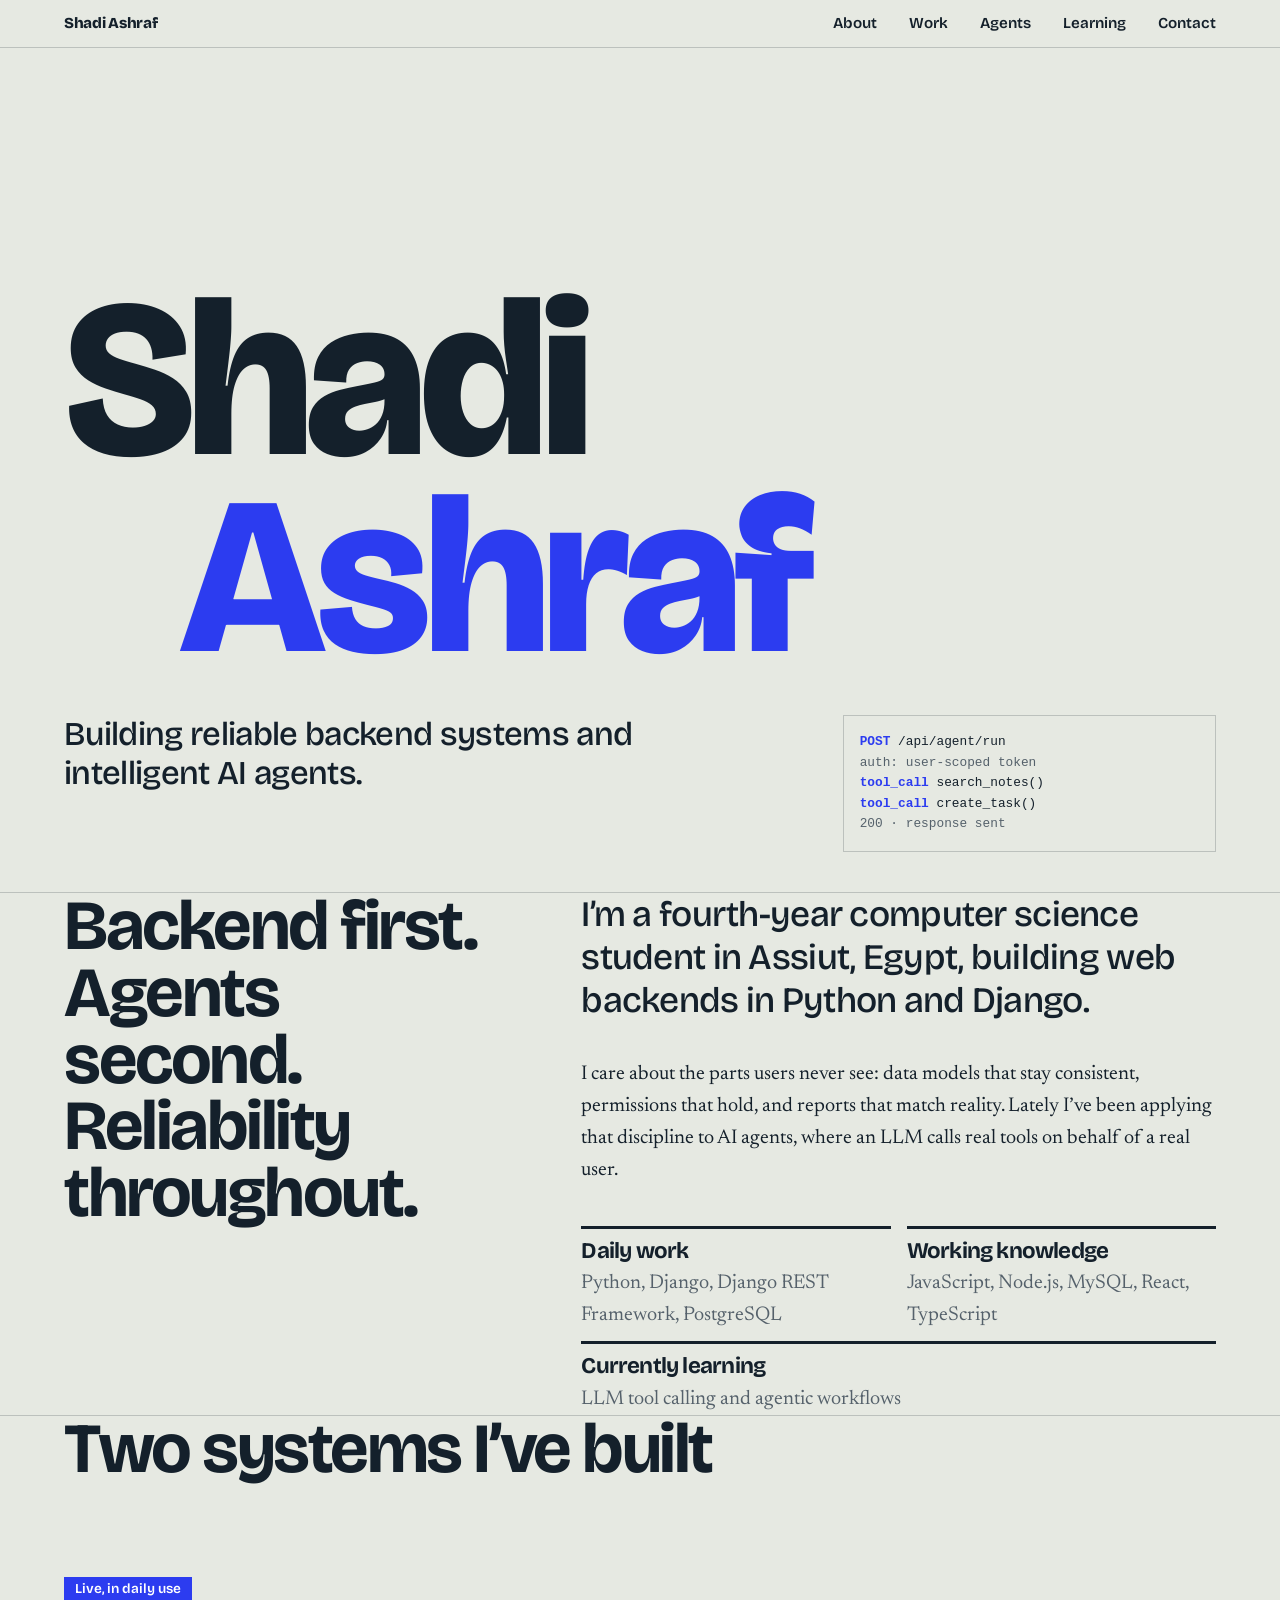
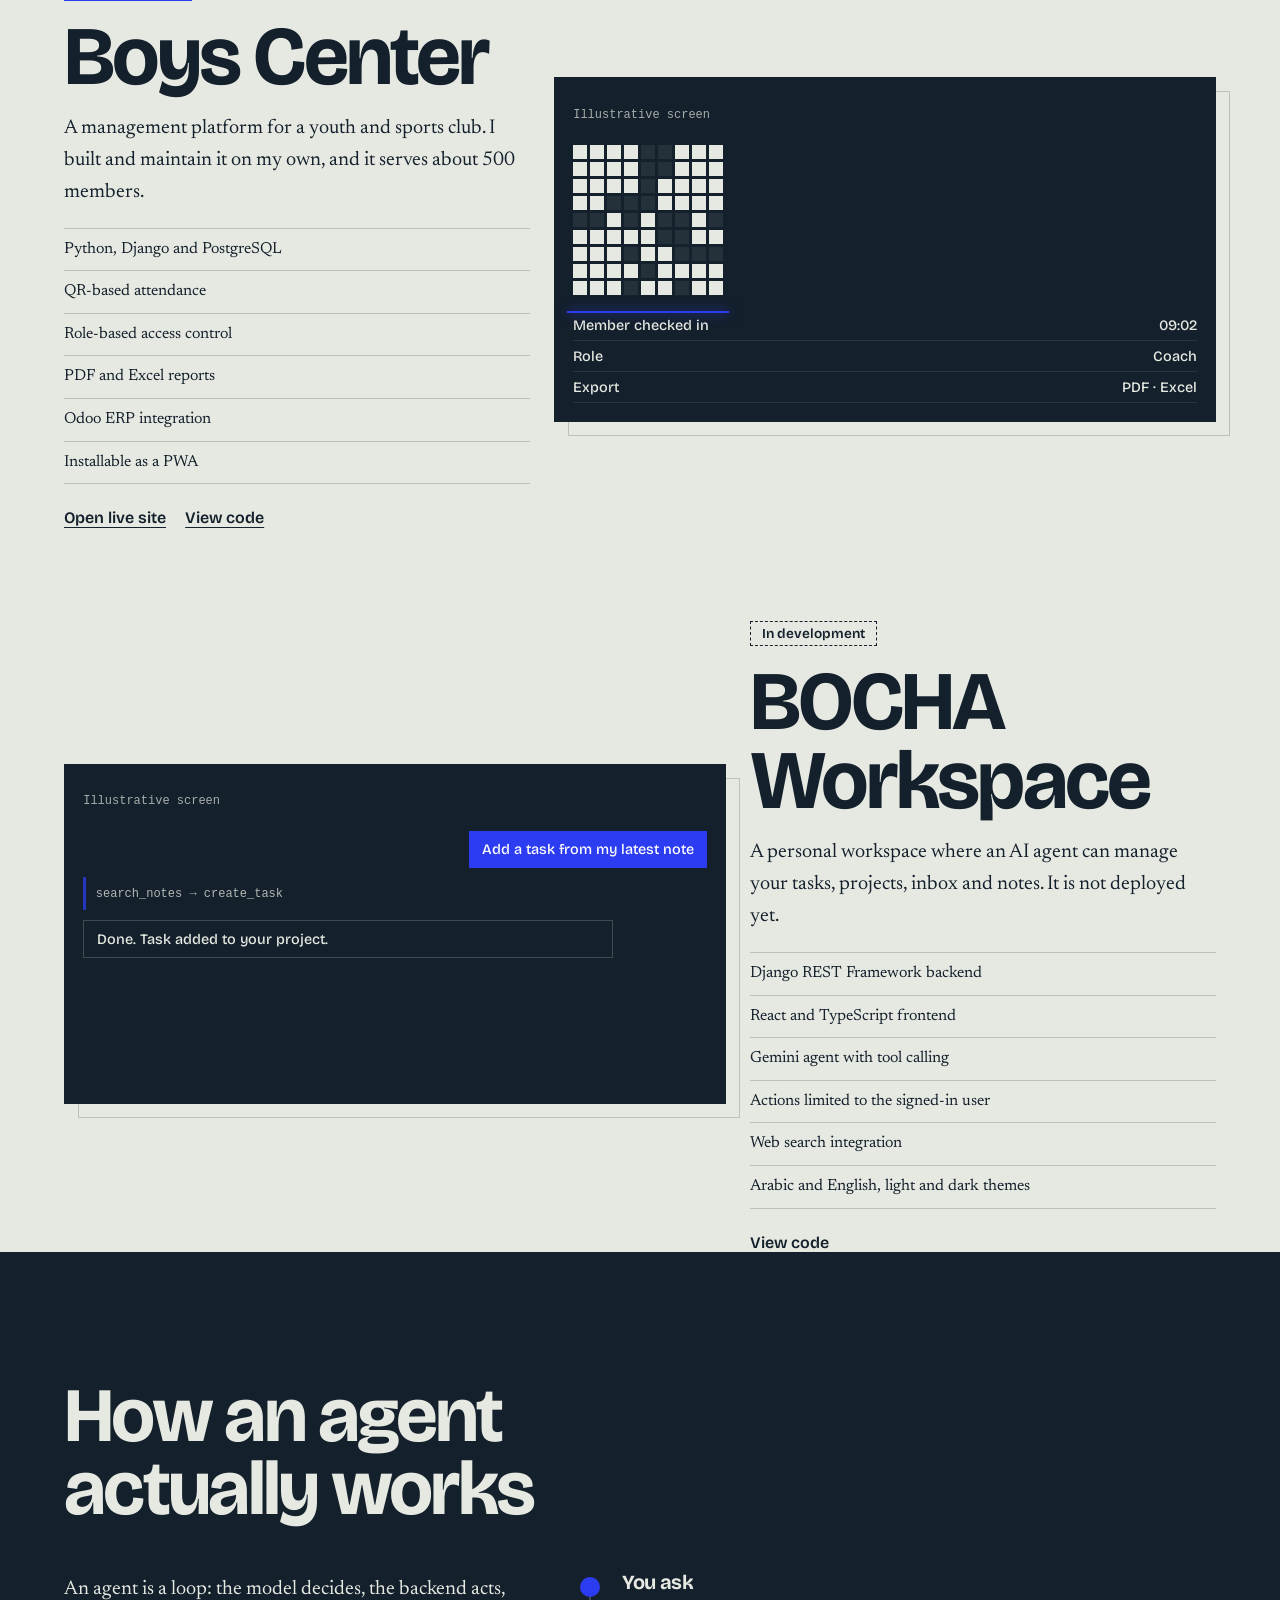
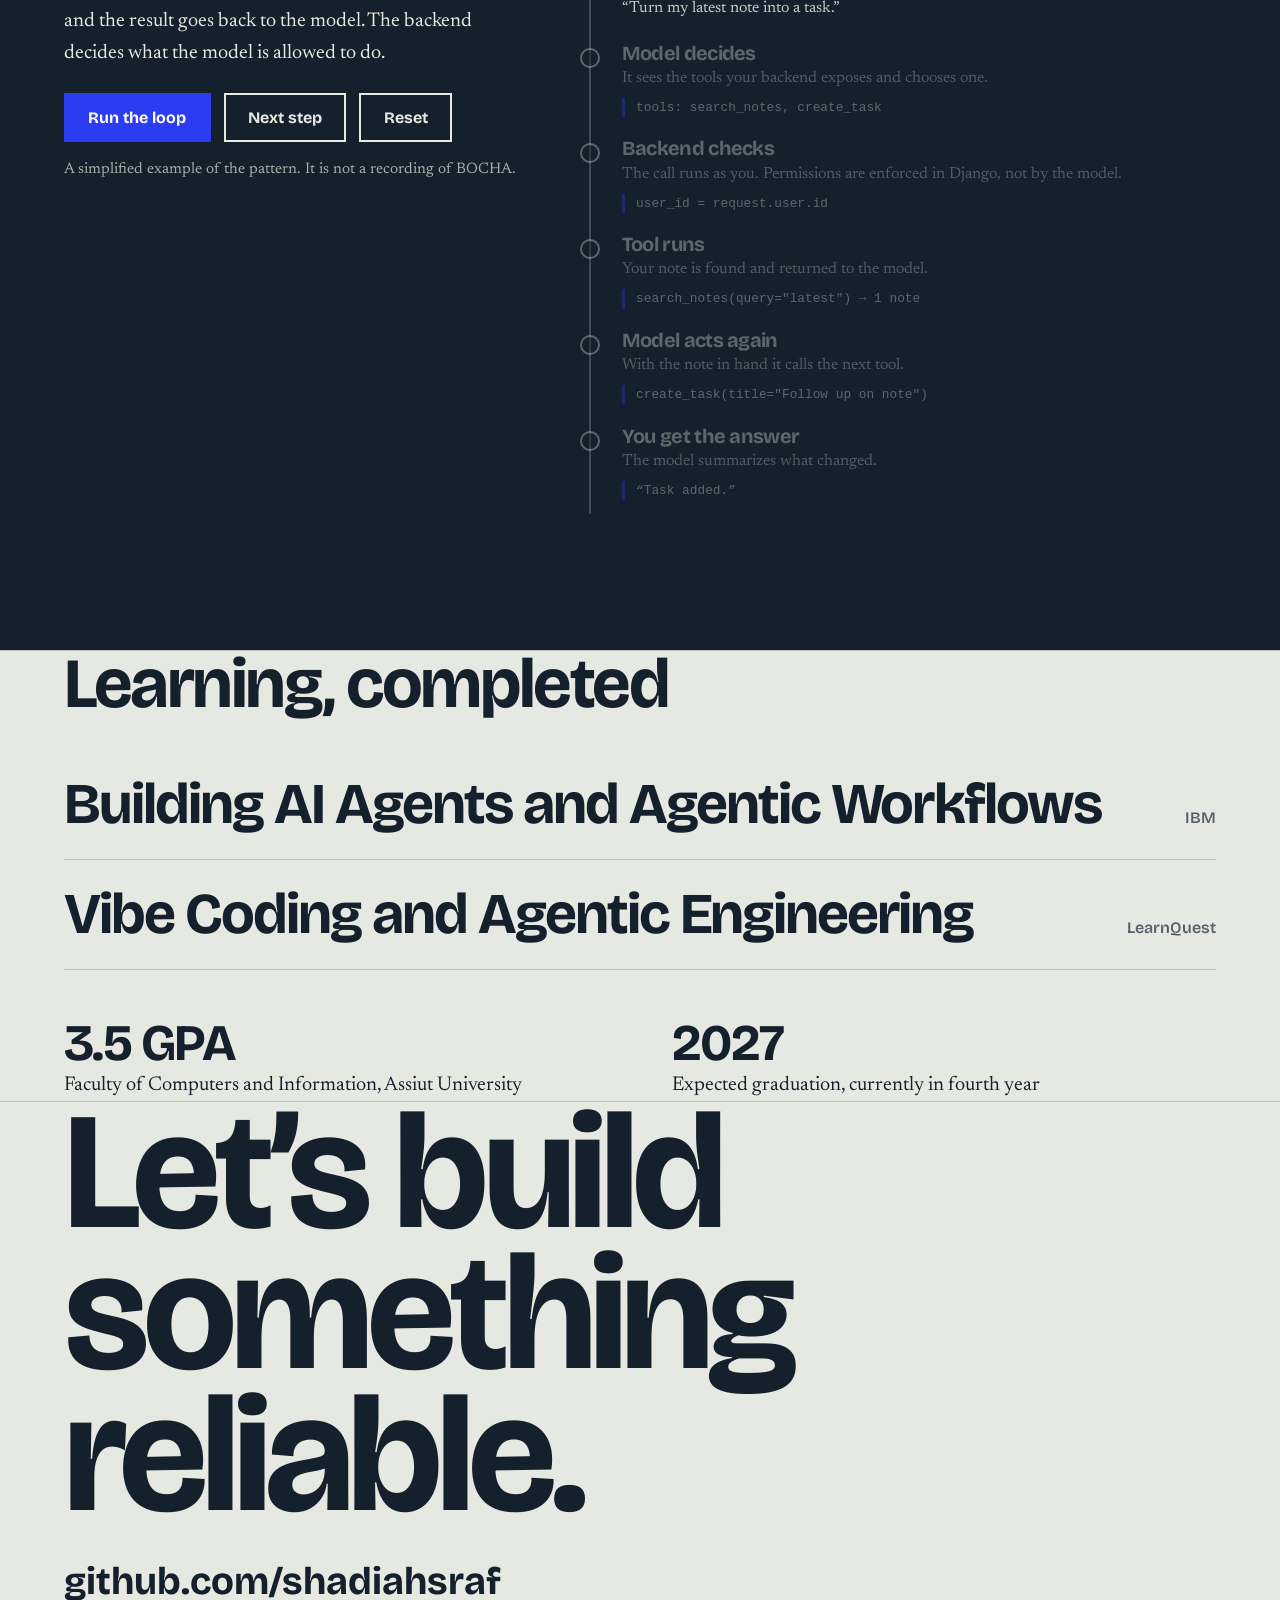
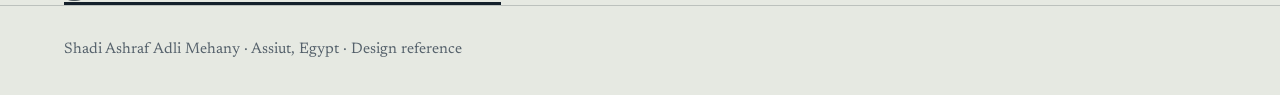
<file: Reference/Shadi Ashraf Portfolio Design Reference.html>
<!DOCTYPE html>
<html lang="en">
<head>
<meta charset="utf-8">
<meta name="viewport" content="width=device-width, initial-scale=1, viewport-fit=cover">
<title>Shadi Ashraf — Backend &amp; AI Agent Engineering</title>
<link rel="preconnect" href="https://fonts.googleapis.com">
<link href="https://fonts.googleapis.com/css2?family=Bricolage+Grotesque:opsz,wght@12..96,300..800&family=Newsreader:ital,opsz,wght@0,6..72,400..600;1,6..72,400&display=swap" rel="stylesheet">
<style>
:root{--bg:#e6e9e2;--ink:#14202b;--mute:#55616b;--line:#14202b33;--blue:#2c3cf0;--panel:#14202b;--panel-ink:#e6e9e2;--on-blue:#fff;
--d:'Bricolage Grotesque','Helvetica Neue',Arial,sans-serif;--b:'Newsreader',Georgia,serif;
box-sizing:border-box;padding-top:env(safe-area-inset-top,0px);padding-bottom:env(safe-area-inset-bottom,0px)}
@media (prefers-color-scheme:dark){:root:not([data-theme="light"]){--bg:#0e161d;--ink:#e6e9e2;--mute:#97a3ab;--line:#e6e9e233;--blue:#7d88ff;--panel:#e6e9e2;--panel-ink:#14202b;--on-blue:#0e161d}}
:root[data-theme="dark"]{--bg:#0e161d;--ink:#e6e9e2;--mute:#97a3ab;--line:#e6e9e233;--blue:#7d88ff;--panel:#e6e9e2;--panel-ink:#14202b;--on-blue:#0e161d}
html{scroll-behavior:smooth;scroll-padding-top:env(safe-area-inset-top,0px)}
*,*::before,*::after{box-sizing:border-box}
body{margin:0;background:var(--bg);color:var(--ink);font:400 clamp(1.05rem,1vw + .8rem,1.25rem)/1.6 var(--b);overflow-x:hidden}
a{color:inherit}
:focus-visible{outline:3px solid var(--blue);outline-offset:3px}
h1,h2,h3{font-family:var(--d);margin:0;line-height:.95;letter-spacing:-.035em;font-weight:700}
p{margin:0 0 1em;max-width:62ch}
.wrap{padding:0 clamp(1.2rem,5vw,4.5rem)}
.skip{position:absolute;left:-999px}.skip:focus{left:1rem;top:1rem;background:var(--ink);color:var(--bg);padding:.5rem 1rem;z-index:99}
/* header */
header{position:sticky;top:0;z-index:20;display:flex;justify-content:space-between;align-items:center;padding:.9rem clamp(1.2rem,5vw,4.5rem);background:var(--bg);border-bottom:1px solid var(--line);font:600 .95rem var(--d)}
header nav{display:flex;gap:clamp(.8rem,2.5vw,2rem)}
header a{text-decoration:none}header nav a:hover{color:var(--blue)}
header .mark{font-weight:800;letter-spacing:-.02em}
@media(max-width:560px){header nav a:nth-child(n+4){display:none}}
/* hero */
.hero{min-height:calc(100svh - 56px);display:grid;grid-template-columns:repeat(12,1fr);align-content:end;gap:0 1rem;padding-top:3rem;padding-bottom:2.5rem}
.hero h1{grid-column:1/-1;font-size:clamp(3.6rem,17.5vw,17rem);font-weight:800;text-transform:none;line-height:.82}
.hero h1 span{display:block;overflow:hidden;padding-bottom:.06em}
.hero h1 i{display:block;font-style:normal;transform:translateY(105%);animation:up 1s cubic-bezier(.2,.8,.2,1) forwards}
.hero h1 span:nth-child(2) i{animation-delay:.12s;color:var(--blue);margin-left:clamp(0rem,9vw,9rem)}
@keyframes up{to{transform:none}}
.hero .lede{grid-column:1/8;font:500 clamp(1.3rem,2.6vw,2.2rem)/1.15 var(--d);letter-spacing:-.02em;margin:2rem 0 0}
.trace{grid-column:9/-1;grid-row:2;align-self:end;margin-top:2rem;border:1px solid var(--line);padding:1rem;font:500 .8rem/1.6 ui-monospace,Menlo,Consolas,monospace;background:var(--bg)}
.trace b{color:var(--blue)}.trace .ok{color:var(--mute)}
.trace div{opacity:0;animation:fade .01s forwards}
.trace div:nth-child(1){animation-delay:.9s}.trace div:nth-child(2){animation-delay:1.3s}.trace div:nth-child(3){animation-delay:1.7s}.trace div:nth-child(4){animation-delay:2.1s}.trace div:nth-child(5){animation-delay:2.5s}
@keyframes fade{to{opacity:1}}
@media(max-width:820px){.hero .lede,.trace{grid-column:1/-1;grid-row:auto}}
/* sections */
section{padding:clamp(4rem,10vw,9rem) 0;border-top:1px solid var(--line)}
.rv{opacity:0;transform:translateY(24px);transition:opacity .8s,transform .8s}.rv.in{opacity:1;transform:none}
.about{display:grid;grid-template-columns:5fr 7fr;gap:clamp(1.5rem,5vw,6rem)}
.about h2{font-size:clamp(2.2rem,5.5vw,5rem)}
.about .big{font:500 clamp(1.5rem,2.8vw,2.4rem)/1.2 var(--d);letter-spacing:-.02em}
@media(max-width:820px){.about{grid-template-columns:1fr}}
/* stack */
.stack{display:flex;flex-wrap:wrap;gap:.6rem 1rem;margin-top:2.5rem}
.stack .grp{flex:1 1 280px;border-top:3px solid var(--ink);padding-top:.7rem}
.stack h3{font-size:1.4rem;margin-bottom:.4rem}
.stack p{margin:0;color:var(--mute)}
/* projects */
.proj{display:grid;grid-template-columns:repeat(12,1fr);gap:1.5rem;align-items:center;margin-top:clamp(3rem,7vw,6rem)}
.proj .txt{grid-column:1/6}.proj.flip .txt{grid-column:8/-1;grid-row:1}
.proj .vis{grid-column:6/-1}.proj.flip .vis{grid-column:1/8}
.proj h2{font-size:clamp(2.6rem,6.5vw,6rem);margin-bottom:1rem}
.status{display:inline-block;font:600 .85rem var(--d);padding:.2rem .7rem;background:var(--blue);color:var(--on-blue);margin-bottom:1rem}
.status.dev{background:transparent;color:var(--ink);border:1.5px dashed var(--ink)}
.facts{list-style:none;padding:0;margin:0 0 1.5rem;border-top:1px solid var(--line)}
.facts li{padding:.5rem 0;border-bottom:1px solid var(--line);font-size:1rem;transition:padding .25s,color .25s}
.facts li:hover{padding-left:.7rem;color:var(--blue)}
.links{display:flex;gap:1.2rem;flex-wrap:wrap;font:600 1rem var(--d)}
.links a{text-underline-offset:.25em}.links a:hover{color:var(--blue)}
.screen{background:var(--panel);color:var(--panel-ink);padding:1.2rem;min-height:340px;position:relative;transition:transform .4s}
.screen:hover{transform:rotate(-.6deg) scale(1.01)}
.screen::after{content:"";position:absolute;inset:14px -14px -14px 14px;border:1px solid var(--line);z-index:-1}
.screen small{font:500 .75rem ui-monospace,Menlo,monospace;opacity:.7}
.qr{display:grid;grid-template-columns:repeat(9,1fr);gap:3px;width:150px;margin:1rem 0}
.qr i{aspect-ratio:1;background:var(--panel-ink)}.qr i.o{opacity:.08}
.scan{position:relative}.scan::after{content:"";position:absolute;left:-6px;right:-6px;height:2px;background:var(--blue);box-shadow:0 0 12px var(--blue);animation:scan 2.4s ease-in-out infinite alternate}
@keyframes scan{from{top:0}to{top:100%}}
.row{display:flex;justify-content:space-between;gap:1rem;padding:.4rem 0;border-bottom:1px solid #8883;font:500 .9rem var(--d)}
.chat{display:flex;flex-direction:column;gap:.6rem;margin-top:1rem;font:500 .9rem var(--d)}
.chat div{padding:.6rem .8rem;max-width:85%}.chat .u{align-self:flex-end;background:var(--blue);color:var(--on-blue)}.chat .a{border:1px solid #8886}.chat .t{font:500 .75rem ui-monospace,Menlo,monospace;opacity:.75;border-left:3px solid var(--blue);padding-left:.6rem}
@media(max-width:820px){.proj .txt,.proj.flip .txt,.proj .vis,.proj.flip .vis{grid-column:1/-1;grid-row:auto}.screen::after{display:none}}
/* agent */
.agent{background:var(--panel);color:var(--panel-ink);border-top:0}
.agent h2{font-size:clamp(2.4rem,6vw,5.5rem);max-width:14ch}
.agent .grid{display:grid;grid-template-columns:5fr 7fr;gap:clamp(1.5rem,4vw,4rem);margin-top:3rem}
.agent .btns{display:flex;gap:.8rem;margin-top:1.5rem}
button{font:700 1rem var(--d);padding:.8rem 1.4rem;border:2px solid currentColor;background:none;color:inherit;cursor:pointer;transition:background .2s,color .2s}
button.go{background:var(--blue);border-color:var(--blue);color:var(--on-blue)}
button:hover{background:var(--panel-ink);color:var(--panel)}button.go:hover{opacity:.85;background:var(--blue);color:var(--on-blue)}
.flow{list-style:none;margin:0;padding:0;position:relative}
.flow::before{content:"";position:absolute;left:15px;top:8px;bottom:8px;width:2px;background:#8886}
.flow li{position:relative;padding:0 0 1.4rem 3rem;opacity:.35;transition:opacity .4s}
.flow li::before{content:"";position:absolute;left:6px;top:4px;width:20px;height:20px;border-radius:50%;background:var(--panel);border:2px solid currentColor}
.flow li.on{opacity:1}.flow li.on::before{background:var(--blue);border-color:var(--blue)}
.flow h3{font-size:1.25rem;margin-bottom:.2rem}
.flow p{margin:0;font-size:1rem;opacity:.85}
.flow code{display:block;margin-top:.4rem;font:500 .8rem/1.5 ui-monospace,Menlo,monospace;white-space:pre-wrap;word-break:break-word;border-left:3px solid var(--blue);padding-left:.7rem}
.note{font-size:.95rem;opacity:.7;margin-top:1rem}
@media(max-width:820px){.agent .grid{grid-template-columns:1fr}}
/* certs */
.cert{display:grid;grid-template-columns:1fr auto;gap:1rem;align-items:baseline;padding:1.6rem 0;border-bottom:1px solid var(--line);transition:padding .3s}
.cert:hover{padding-left:1rem}
.cert h3{font-size:clamp(1.8rem,4.5vw,4rem);line-height:1}
.cert span{font:600 1rem var(--d);color:var(--mute)}
.edu{display:flex;flex-wrap:wrap;gap:2rem 4rem;margin-top:3rem}
.edu div{flex:1 1 220px}.edu strong{display:block;font:700 clamp(2rem,4vw,3.4rem)/1 var(--d);letter-spacing:-.03em}
/* contact */
.contact h2{font-size:clamp(3rem,13vw,12rem);line-height:.85}
.contact a.big{display:inline-block;margin-top:2rem;font:700 clamp(1.4rem,3vw,2.4rem) var(--d);text-underline-offset:.2em}
.contact a.big:hover{color:var(--blue)}
footer{padding:2rem clamp(1.2rem,5vw,4.5rem);color:var(--mute);font-size:.95rem;border-top:1px solid var(--line)}
@media (prefers-reduced-motion:reduce){html{scroll-behavior:auto}*{animation-duration:.01s!important;animation-delay:0s!important;transition:none!important}.rv{opacity:1;transform:none}.hero h1 i{transform:none}}
</style>
</head>
<body>
<a class="skip" href="#main">Skip to content</a>
<header><a class="mark" href="#top">Shadi Ashraf</a>
<nav aria-label="Main"><a href="#about">About</a><a href="#work">Work</a><a href="#agents">Agents</a><a href="#learning">Learning</a><a href="#contact">Contact</a></nav></header>
<main id="main">
<div class="wrap hero" id="top">
<h1 aria-label="Shadi Ashraf"><span><i>Shadi</i></span><span><i>Ashraf</i></span></h1>
<p class="lede">Building reliable backend systems and intelligent AI agents.</p>
<div class="trace" aria-label="Decorative request trace" role="img">
<div><b>POST</b> /api/agent/run</div>
<div class="ok">auth: user-scoped token</div>
<div><b>tool_call</b> search_notes()</div>
<div><b>tool_call</b> create_task()</div>
<div class="ok">200 · response sent</div></div>
</div>

<section class="wrap about" id="about"><h2 class="rv">Backend first. Agents second. Reliability throughout.</h2>
<div class="rv"><p class="big">I’m a fourth-year computer science student in Assiut, Egypt, building web backends in Python and Django.</p>
<p>I care about the parts users never see: data models that stay consistent, permissions that hold, and reports that match reality. Lately I’ve been applying that discipline to AI agents, where an LLM calls real tools on behalf of a real user.</p>
<div class="stack">
<div class="grp"><h3>Daily work</h3><p>Python, Django, Django REST Framework, PostgreSQL</p></div>
<div class="grp"><h3>Working knowledge</h3><p>JavaScript, Node.js, MySQL, React, TypeScript</p></div>
<div class="grp"><h3>Currently learning</h3><p>LLM tool calling and agentic workflows</p></div></div></div></section>

<section class="wrap" id="work"><h2 class="rv" style="font-size:clamp(2.2rem,5.5vw,5rem)">Two systems I’ve built</h2>

<article class="proj rv"><div class="txt"><span class="status">Live, in daily use</span><h2>Boys Center</h2>
<p>A management platform for a youth and sports club. I built and maintain it on my own, and it serves about 500 members.</p>
<ul class="facts"><li>Python, Django and PostgreSQL</li><li>QR-based attendance</li><li>Role-based access control</li><li>PDF and Excel reports</li><li>Odoo ERP integration</li><li>Installable as a PWA</li></ul>
<div class="links"><a href="https://sports.boyscenter.online/ar/" target="_blank" rel="noopener">Open live site</a><a href="https://github.com/shadiahsraf/boys_center" target="_blank" rel="noopener">View code</a></div></div>
<div class="vis"><div class="screen" role="img" aria-label="Illustration of a QR attendance screen"><small>Illustrative screen</small>
<div class="scan" style="width:150px"><div class="qr" id="qr"></div></div>
<div class="row"><span>Member checked in</span><span>09:02</span></div><div class="row"><span>Role</span><span>Coach</span></div><div class="row"><span>Export</span><span>PDF · Excel</span></div></div></div></article>

<article class="proj flip rv"><div class="txt"><span class="status dev">In development</span><h2>BOCHA Workspace</h2>
<p>A personal workspace where an AI agent can manage your tasks, projects, inbox and notes. It is not deployed yet.</p>
<ul class="facts"><li>Django REST Framework backend</li><li>React and TypeScript frontend</li><li>Gemini agent with tool calling</li><li>Actions limited to the signed-in user</li><li>Web search integration</li><li>Arabic and English, light and dark themes</li></ul>
<div class="links"><a href="https://github.com/shadiahsraf/BOCHA-Workspace" target="_blank" rel="noopener">View code</a></div></div>
<div class="vis"><div class="screen" role="img" aria-label="Illustration of an AI agent chat"><small>Illustrative screen</small>
<div class="chat"><div class="u">Add a task from my latest note</div><div class="t">search_notes → create_task</div><div class="a">Done. Task added to your project.</div></div></div></div></article></section>

<section class="agent" id="agents"><div class="wrap"><h2 class="rv">How an agent actually works</h2>
<div class="grid"><div class="rv"><p>An agent is a loop: the model decides, the backend acts, and the result goes back to the model. The backend decides what the model is allowed to do.</p>
<div class="btns"><button class="go" id="run">Run the loop</button><button id="step">Next step</button><button id="reset">Reset</button></div>
<p class="note">A simplified example of the pattern. It is not a recording of BOCHA.</p></div>
<ol class="flow" id="flow" aria-live="polite"></ol></div></div></section>

<section class="wrap" id="learning"><h2 class="rv" style="font-size:clamp(2.2rem,5.5vw,5rem);margin-bottom:2rem">Learning, completed</h2>
<div class="cert rv"><h3>Building AI Agents and Agentic Workflows</h3><span>IBM</span></div>
<div class="cert rv"><h3>Vibe Coding and Agentic Engineering</h3><span>LearnQuest</span></div>
<div class="edu rv"><div><strong>3.5 GPA</strong>Faculty of Computers and Information, Assiut University</div><div><strong>2027</strong>Expected graduation, currently in fourth year</div></div></section>

<section class="wrap contact" id="contact"><h2 class="rv">Let’s build something reliable.</h2>
<a class="big" href="https://github.com/shadiahsraf" target="_blank" rel="noopener">github.com/shadiahsraf</a></section>
</main>
<footer>Shadi Ashraf Adli Mehany · Assiut, Egypt · Design reference</footer>
<script>
(function(){
var qr=document.getElementById('qr'),s=7,h='';
for(var i=0;i<81;i++){var x=i%9,y=Math.floor(i/9),c=(x<3&&y<3)||(x>5&&y<3)||(x<3&&y>5);s=(s*73+19)%101;h+='<i class="'+((c||s>45)?'':'o')+'"></i>'}
qr.innerHTML=h;
var io=new IntersectionObserver(function(e){e.forEach(function(t){if(t.isIntersecting){t.target.classList.add('in');io.unobserve(t.target)}})},{threshold:.15});
document.querySelectorAll('.rv').forEach(function(el){io.observe(el)});
var steps=[
['You ask','“Turn my latest note into a task.”',''],
['Model decides','It sees the tools your backend exposes and chooses one.','tools: search_notes, create_task'],
['Backend checks','The call runs as you. Permissions are enforced in Django, not by the model.','user_id = request.user.id'],
['Tool runs','Your note is found and returned to the model.','search_notes(query="latest") → 1 note'],
['Model acts again','With the note in hand it calls the next tool.','create_task(title="Follow up on note")'],
['You get the answer','The model summarizes what changed.','“Task added.”']];
var ol=document.getElementById('flow'),cur=0,timer;
ol.innerHTML=steps.map(function(t){return '<li><h3>'+t[0]+'</h3><p>'+t[1]+'</p>'+(t[2]?'<code>'+t[2]+'</code>':'')+'</li>'}).join('');
var lis=ol.children;
function show(n){cur=n;for(var i=0;i<lis.length;i++)lis[i].classList.toggle('on',i<n)}
function next(){if(cur<steps.length)show(cur+1);else clearInterval(timer)}
document.getElementById('step').onclick=function(){clearInterval(timer);next()};
document.getElementById('reset').onclick=function(){clearInterval(timer);show(0)};
document.getElementById('run').onclick=function(){clearInterval(timer);show(0);timer=setInterval(next,1100);next()};
show(1);
})();
</script>
</body>
</html>
</file>
